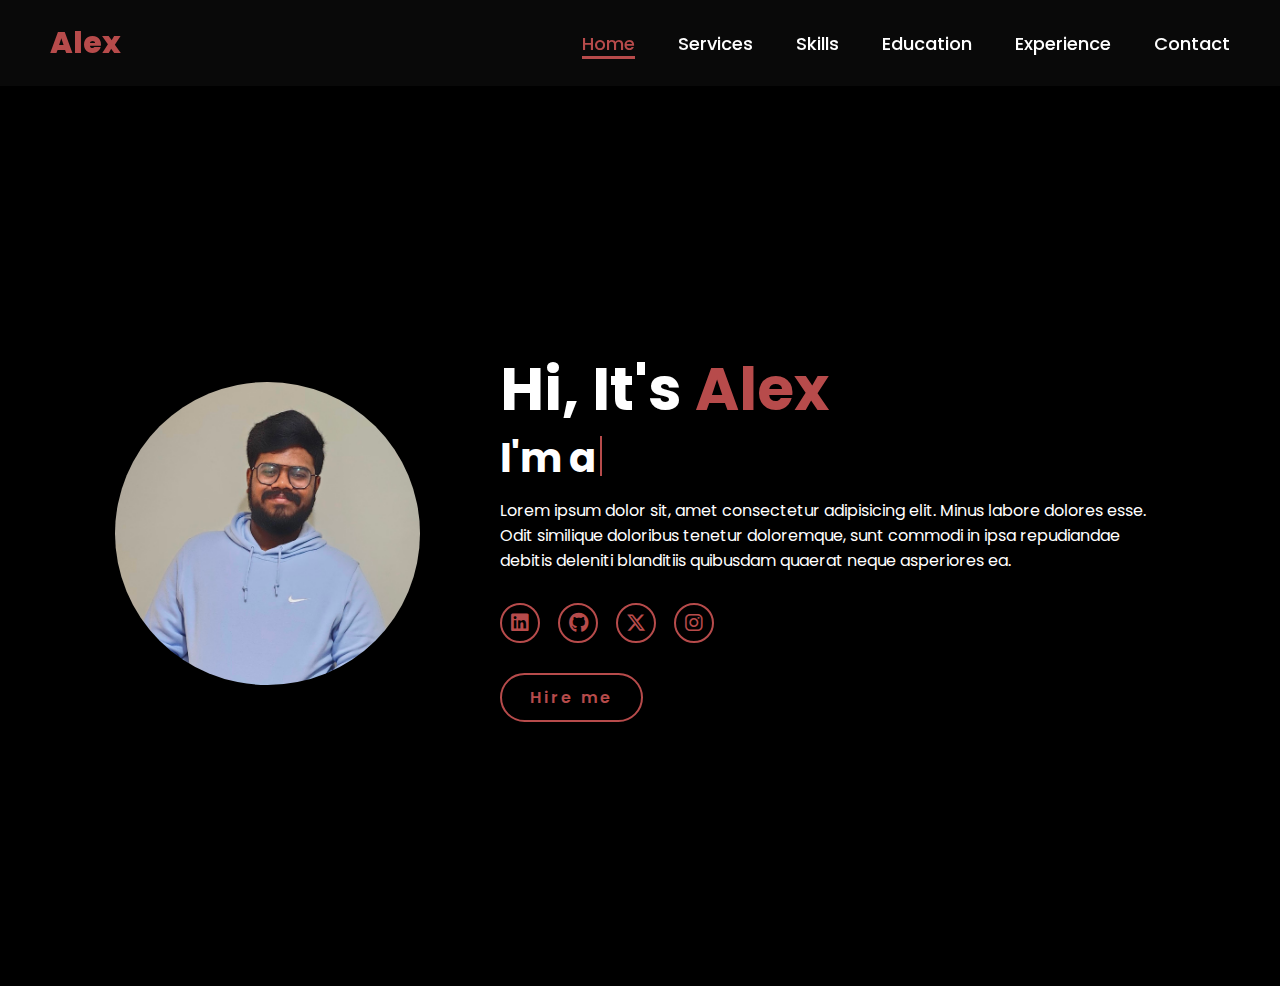
<file: index.html>
<!DOCTYPE html>
<html lang="en">
    
<head>
    <meta charset="UTF-8">
    <meta name="viewport" content="width=device-width, initial-scale=1.0">
    <link rel="stylesheet" href="https://cdnjs.cloudflare.com/ajax/libs/font-awesome/6.5.2/css/all.min.css">
    <link rel="stylesheet" href="style.css">
    <title>Portfolio Website</title>
</head>
<body>
    <header>
        <a href="#" class="logo">Alex</a>

        <nav>
            <a href="#" class="active"> Home</a>
            <a href="#" >Services</a>
            <a href="#" >Skills</a>
            <a href="#" >Education</a>
            <a href="#" >Experience</a>
            <a href="#" >Contact</a>
        </nav>
    </header>
    <section class="home">
        <div class="home-img">
            <img src="main.jpg" alt="">
        </div>
        <div class="home-content">
            <h1>Hi, It's <span>Alex</span></h1>
            <h3 class="typing-text">I'm a <span></span></h3>
            <p>Lorem ipsum dolor sit, amet consectetur adipisicing elit. Minus labore dolores esse. Odit similique doloribus tenetur doloremque, sunt commodi in ipsa repudiandae debitis deleniti blanditiis quibusdam quaerat neque asperiores ea.</p>
            <div class="social-icons">
                <a href="#"><i class="fa-brands fa-linkedin"></i></a>
                <a href="#"><i class="fa-brands fa-github"></i></a>
                <a href="#"><i class="fa-brands fa-x-twitter"></i></a>
                <a href="#"><i class="fa-brands fa-instagram"></i></a>
            </div>
            <a href="#" class="btn">Hire me</a>
        </div>
    </section>
</body>
</html>
</file>
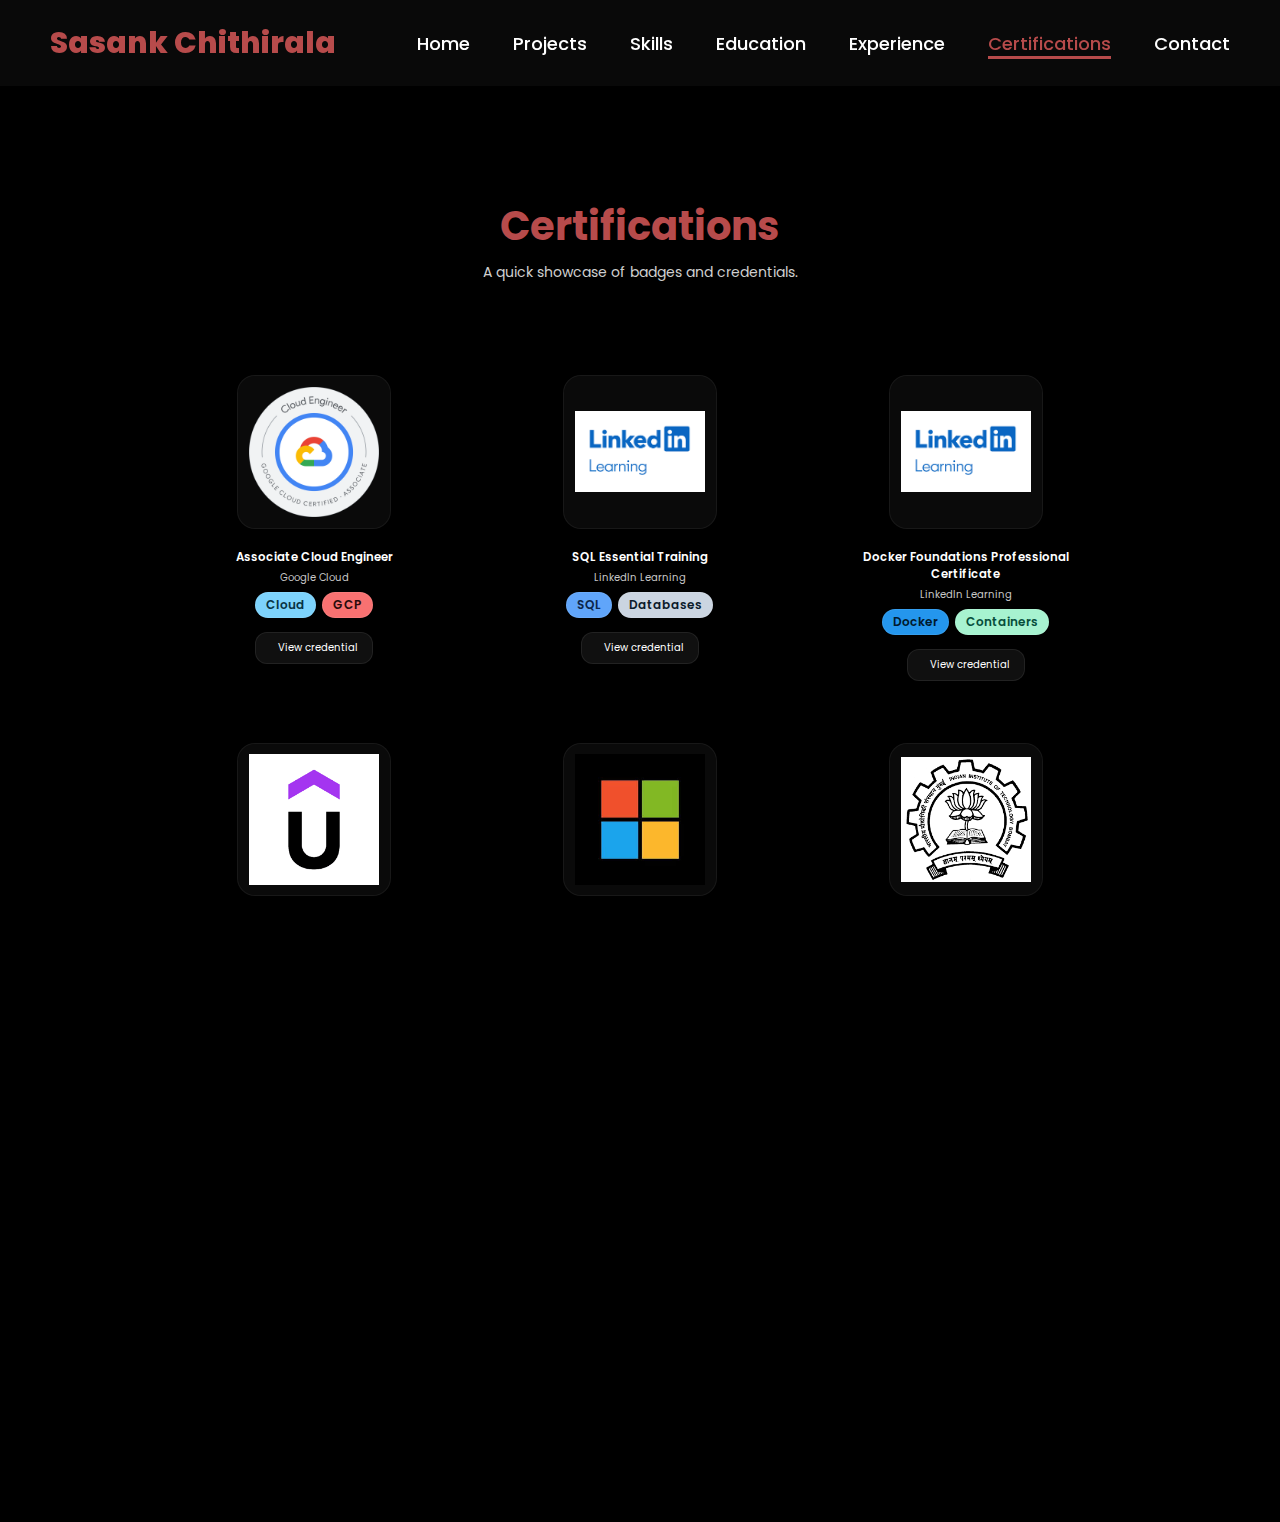
<file: certifications.html>
<!DOCTYPE html>
<html lang="en">
<head>
  <meta charset="UTF-8"/>
  <meta name="viewport" content="width=device-width, initial-scale=1.0"/>
  <title>Certifications - Sasank</title>

  <link rel="stylesheet" href="https://cdnjs.cloudflare.com/ajax/libs/font-awesome/6.5.2/css/all.min.css"/>
  <link rel="stylesheet" href="style.css"/>
</head>
<body>
  <header>
    <a href="index.html" class="logo">Sasank Chithirala</a>
    <nav>
      <a href="index.html">Home</a>
      <a href="projects.html">Projects</a>
      <a href="skills.html">Skills</a>
      <a href="education.html">Education</a>
      <a href="experience.html">Experience</a>
      <a href="certifications.html" class="active">Certifications</a>
      <a href="contact.html">Contact</a>
    </nav>
    <button class="menu-toggle" aria-label="Open menu">&#9776;</button>
  </header>

  <main class="certs-wrap">
    <div class="certs-head">
      <h1>Certifications</h1>
      <p class="certs-sub">A quick showcase of badges and credentials.</p>
    </div>

   <section class="certs-grid">
  <!-- 1) GCP ACE -->
  <article class="cert-card">
    <div class="cert-inner">
      <div class="cert-media">
        <img src="images/gcp-ace-badge.png" alt="Google Cloud Associate Cloud Engineer badge" loading="lazy">
      </div>
      <h3 class="cert-title">Associate Cloud Engineer</h3>
      <div class="cert-issuer">Google Cloud</div>
      <div class="cert-meta">
  <span class="cert-pill pill-cloud">Cloud</span>
  <span class="cert-pill pill-gcp">GCP</span>
</div>

      <a class="cert-cta" href="https://www.credly.com/badges/2bf21bfd-4d78-4d41-ac92-a250286457a6/public_url" target="_blank" rel="noopener">
        <i class="fa-solid fa-shield-check"></i> View credential
      </a>
    </div>
  </article>

  <!-- 2) SQL Essential Training -->
  <article class="cert-card">
    <div class="cert-inner">
      <div class="cert-media">
        <img src="images/linkedin-learning.png" alt="LinkedIn Learning logo" loading="lazy">
      </div>
      <h3 class="cert-title">SQL Essential Training</h3>
      <div class="cert-issuer">LinkedIn Learning</div>
      <div class="cert-meta">
  <span class="cert-pill pill-sql">SQL</span>
  <span class="cert-pill pill-databases">Databases</span>
</div>

      <a class="cert-cta" href="https://www.linkedin.com/learning/certificates/68e2b36f95bdbb0b4195c10f0cc70444d1c8a1f7747812963a39e84c90007a9b" target="_blank" rel="noopener">
        <i class="fa-solid fa-shield-check"></i> View credential
      </a>
    </div>
  </article>

  <!-- 3) Docker Foundations Professional Certificate -->
  <article class="cert-card">
    <div class="cert-inner">
      <div class="cert-media">
        <img src="images/linkedin-learning.png" alt="LinkedIn Learning logo" loading="lazy">
      </div>
      <h3 class="cert-title">Docker Foundations Professional Certificate</h3>
      <div class="cert-issuer">LinkedIn Learning</div>
      <div class="cert-meta">
  <span class="cert-pill pill-docker">Docker</span>
  <span class="cert-pill pill-containers">Containers</span>
</div>

      <a class="cert-cta" href="https://www.linkedin.com/learning/certificates/b5549a37eb51c9c98b1e83da286a040d33fd25838fc87c63fcba262023d38aa2?u=42290089" target="_blank" rel="noopener">
        <i class="fa-solid fa-shield-check"></i> View credential
      </a>
    </div>
  </article>

  <!-- 4) Big Data and Hadoop -->
  <article class="cert-card">
    <div class="cert-inner">
      <div class="cert-media">
        <img src="images/udemy.png" alt="Udemy logo" loading="lazy">
      </div>
      <h3 class="cert-title">Big Data and Hadoop</h3>
      <div class="cert-issuer">Udemy</div>
      <div class="cert-meta">
  <span class="cert-pill pill-bigdata">Big Data</span>
  <span class="cert-pill pill-hadoop">Hadoop</span>
</div>

      <a class="cert-cta" href="https://drive.google.com/file/d/1-1mQ78EFHyV3Hk9xzQVp6MU0Nkyb_osO/view?usp=sharing" target="_blank" rel="noopener">
        <i class="fa-solid fa-shield-check"></i> View credential
      </a>
    </div>
  </article>

  <!-- 5) Career Essentials in Data Analysis -->
  <article class="cert-card">
    <div class="cert-inner">
      <div class="cert-media">
        <img src="images/microsoft.png" alt="Microsoft logo" loading="lazy">
      </div>
      <h3 class="cert-title">Career Essentials in Data Analysis</h3>
      <div class="cert-issuer">Microsoft &amp; LinkedIn</div>
      <div class="cert-meta">
        <div class="cert-meta">
  <span class="cert-pill pill-analytics">Analytics</span>
  <span class="cert-pill pill-excel">Excel</span>
  <span class="cert-pill pill-sql2">Power BI</span>
</div>

      </div>
      <a class="cert-cta" href="https://www.linkedin.com/learning/certificates/958c2d7881b57ec7884fe891501184fdee3130bd0e025b5b9a748fbb093b0011?trk=share_certificate" target="_blank" rel="noopener">
        <i class="fa-solid fa-shield-check"></i> View credential
      </a>
    </div>
  </article>

  <!-- 6) Advanced C++, Java, MySQL -->
  <article class="cert-card">
    <div class="cert-inner">
      <div class="cert-media">
        <img src="images/iit-bombay.png" alt="Spoken Tutorial Project, IIT Bombay logo" loading="lazy">
      </div>
      <h3 class="cert-title">Advanced C++, Java, MySQL</h3>
      <div class="cert-issuer">Spoken Tutorial Project — IIT Bombay</div>
      <div class="cert-meta">
  <span class="cert-pill pill-cpp">C++</span>
  <span class="cert-pill pill-java">Java</span>
  <span class="cert-pill pill-mysql">MySQL</span>
</div>

      <a class="cert-cta" href="https://drive.google.com/drive/folders/1HqCsW9ZtV5wiMPgDBNMuPOdmnFzoK6yY?usp=sharing" target="_blank" rel="noopener">
        <i class="fa-solid fa-shield-check"></i> View credential
      </a>
    </div>
  </article>

  <!-- 7) Building Systems with ChatGPT API -->
  <article class="cert-card">
    <div class="cert-inner">
      <div class="cert-media">
        <img src="images/deeplearning-ai.png" alt="DeepLearning.AI logo" loading="lazy">
      </div>
      <h3 class="cert-title">Building Systems with ChatGPT API</h3>
      <div class="cert-issuer">DeepLearning.AI</div>
      <div class="cert-meta">
  <span class="cert-pill pill-llms">LLMs</span>
  <span class="cert-pill pill-api">API</span>
  <span class="cert-pill pill-chatgpt">ChatGPT</span>
</div>

      <a class="cert-cta" href="https://learn.deeplearning.ai/accomplishments/7033cd75-9ad4-4526-8fdc-93a5474ebeb4?usp=sharing" target="_blank" rel="noopener">
        <i class="fa-solid fa-shield-check"></i> View credential
      </a>
    </div>
  </article>
</section>


  </main>

  <script>
    // Reuse your existing fade + mobile menu behaviors if you like:
    document.body.classList.remove('fade-out');
    document.querySelectorAll('nav a').forEach(link=>{
      link.addEventListener('click', e=>{
        const href = link.getAttribute('href');
        if(href && href !== '#'){
          e.preventDefault();
          document.body.classList.add('fade-out');
          setTimeout(()=>{ location.href = href; }, 300);
        }
      });
    });
    document.querySelector('.menu-toggle')?.addEventListener('click', ()=>{
      document.querySelector('header nav')?.classList.toggle('show');
    });
  </script>
</body>
</html>
</file>
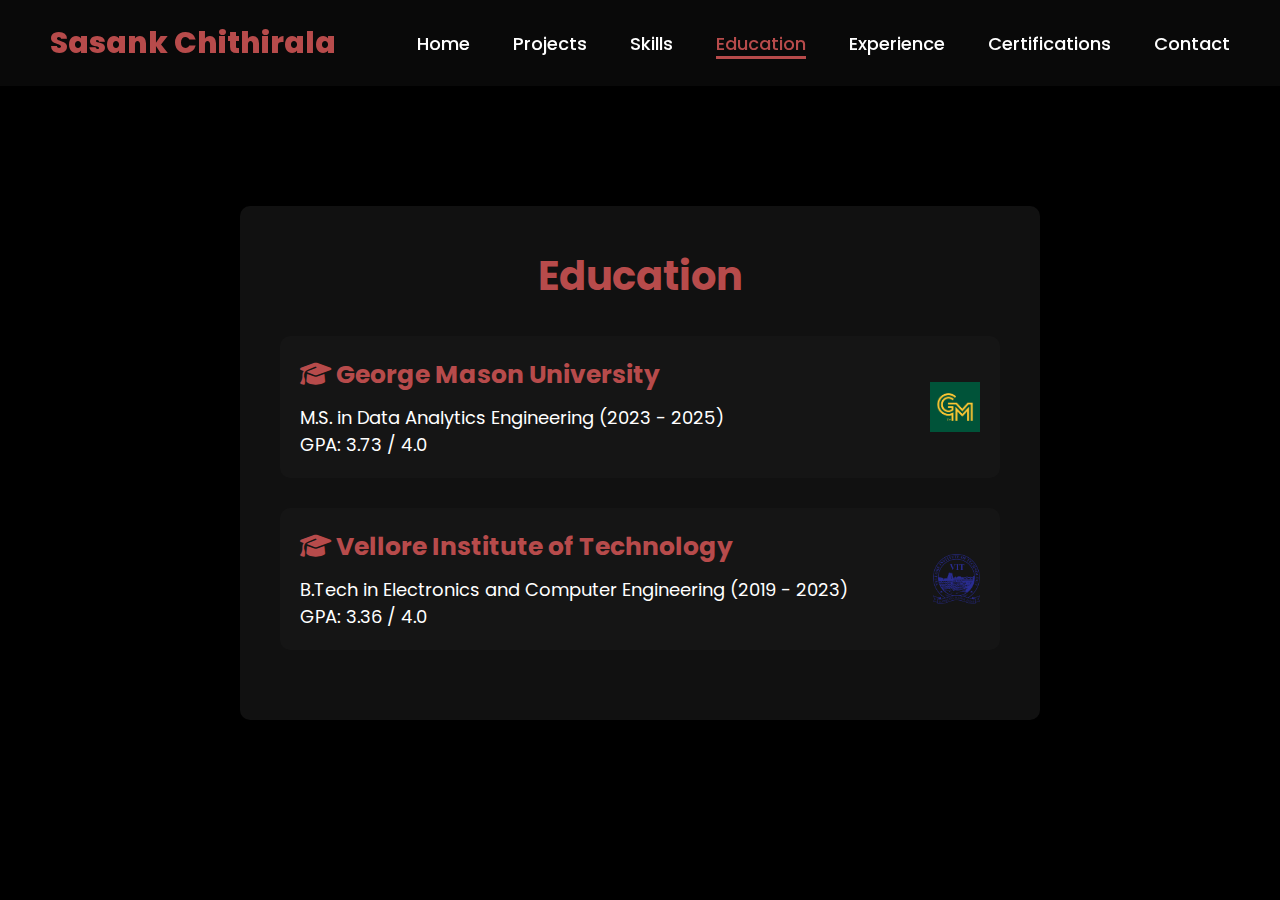
<file: education.html>
<!DOCTYPE html>
<html lang="en">
<head>
  <meta charset="UTF-8" />
  <meta name="view-transition" content="same-origin" />

  <meta name="viewport" content="width=device-width, initial-scale=1.0"/>
  <link rel="stylesheet" href="https://cdnjs.cloudflare.com/ajax/libs/font-awesome/6.5.2/css/all.min.css"/>
  <link rel="stylesheet" href="style.css"/>
  <title>Education - Sasank</title>
  <style>
    .education-container {
      max-width: 800px;
      margin: 120px auto 50px;
      background-color: #111;
      padding: 40px;
      border-radius: 10px;
    }

    .education-container h1 {
      font-size: 4rem;
      color: #b74b4b;
      margin-bottom: 30px;
      text-align: center;
    }

    .edu-item {
      margin-bottom: 30px;
    }

    .edu-item h3 {
      font-size: 2.5rem;
      margin-bottom: 10px;
      color: #b74b4b;
    }

    .edu-item p {
      font-size: 1.8rem;
    }
  </style>
</head>
<body>
    
  <header>
    <a href="index.html" class="logo">Sasank Chithirala</a>
    <nav>
      <a href="index.html">Home</a>
      <a href="projects.html">Projects</a>
      <a href="skills.html">Skills</a>
      <a href="education.html" class="active">Education</a>
      <a href="experience.html">Experience</a>
      <a href = "certifications.html">Certifications</a>
      <a href="contact.html">Contact</a>
    </nav>
    <button class="menu-toggle">&#9776;</button> 
  </header>

  <div class="education-container">
    <h1>Education</h1>
    <div class="edu-item">
  <div class="edu-details">
    <h3><i class="fa-solid fa-graduation-cap"></i> George Mason University</h3>
    <p>M.S. in Data Analytics Engineering (2023 - 2025)</p>
    <p>GPA: 3.73 / 4.0</p>
  </div>
  <img src="logos/gmu_logo.png" alt="George Mason University Logo" class="edu-logo">
</div>

<div class="edu-item">
  <div class="edu-details">
    <h3><i class="fa-solid fa-graduation-cap"></i> Vellore Institute of Technology</h3>
    <p>B.Tech in Electronics and Computer Engineering (2019 - 2023)</p>
    <p>GPA: 3.36 / 4.0</p>
  </div>
  <img src="logos/vit_logo.png" alt="VIT Logo" class="edu-logo">
</div>
   <script>
    // Remove fade-out on page load
    document.body.classList.remove('fade-out');

    // Add fade-out when clicking any nav link
    document.querySelectorAll('nav a').forEach(link => {
      link.addEventListener('click', function(e) {
        const href = this.getAttribute('href');
        if (href && href !== '#') {
          e.preventDefault();
          document.body.classList.add('fade-out');
          setTimeout(() => {
            window.location.href = href;
          }, 500); // Duration matches CSS transition
        }
      });
    });
  </script>
  <script>
  const toggle = document.querySelector('.menu-toggle');
  const nav = document.querySelector('header nav');

  toggle.addEventListener('click', () => {
    nav.classList.toggle('show');
  });
</script>
<script src="transitions.js"></script>
</body>
</html>
</file>
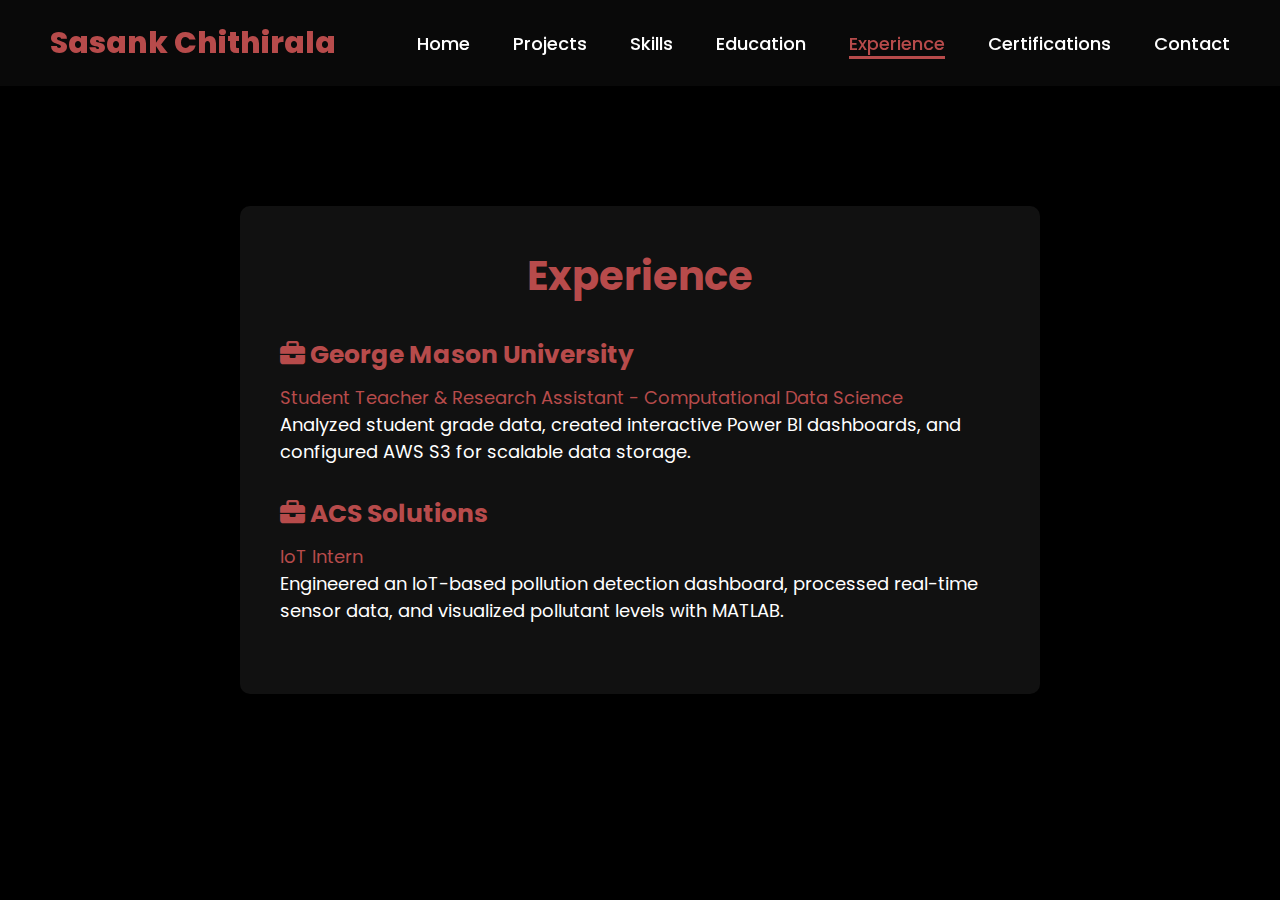
<file: experience.html>
<!DOCTYPE html>
<html lang="en">
<head>
  <meta charset="UTF-8" />
  <meta name="viewport" content="width=device-width, initial-scale=1.0"/>
  <link rel="stylesheet" href="https://cdnjs.cloudflare.com/ajax/libs/font-awesome/6.5.2/css/all.min.css"/>
  <link rel="stylesheet" href="style.css"/>
  <title>Experience - Sasank</title>
  <style>
    .experience-container {
      max-width: 800px;
      margin: 120px auto 50px;
      background-color: #111;
      padding: 40px;
      border-radius: 10px;
    }

    .experience-container h1 {
      font-size: 4rem;
      color: #b74b4b;
      margin-bottom: 30px;
      text-align: center;
    }

    .exp-item {
      margin-bottom: 30px;
    }

    .exp-item h3 {
      font-size: 2.5rem;
      margin-bottom: 10px;
      color: #b74b4b;
    }

    .exp-item p {
      font-size: 1.8rem;
    }
  </style>
</head>
<body>
    
  <header>
    <a href="index.html" class="logo">Sasank Chithirala</a>
    <nav>
      <a href="index.html">Home</a>
      <a href="projects.html">Projects</a>
      <a href="skills.html">Skills</a>
      <a href="education.html">Education</a>
      <a href="experience.html" class="active">Experience</a>
      <a href = "certifications.html">Certifications</a>
      <a href="contact.html">Contact</a>
    </nav>
    <button class="menu-toggle">&#9776;</button> 
  </header>

  <div class="experience-container">
    <h1>Experience</h1>
    <div class="exp-item">
      <h3><i class="fa-solid fa-briefcase"></i> George Mason University</h3>
      <p style="color:#b74b4b;">Student Teacher & Research Assistant - Computational Data Science</p>
      <p>Analyzed student grade data, created interactive Power BI dashboards, and configured AWS S3 for scalable data storage.</p>
    </div>
    <div class="exp-item">
      <h3><i class="fa-solid fa-briefcase"></i> ACS Solutions</h3>
      <p style="color:#b74b4b;">IoT Intern</p>
      <p>Engineered an IoT-based pollution detection dashboard, processed real-time sensor data, and visualized pollutant levels with MATLAB.</p>
    </div>
  </div>
 <script>
    // Remove fade-out on page load
    document.body.classList.remove('fade-out');

    // Add fade-out when clicking any nav link
    document.querySelectorAll('nav a').forEach(link => {
      link.addEventListener('click', function(e) {
        const href = this.getAttribute('href');
        if (href && href !== '#') {
          e.preventDefault();
          document.body.classList.add('fade-out');
          setTimeout(() => {
            window.location.href = href;
          }, 500); // Duration matches CSS transition
        }
      });
    });
  </script>
  <script>
  const toggle = document.querySelector('.menu-toggle');
  const nav = document.querySelector('header nav');

  toggle.addEventListener('click', () => {
    nav.classList.toggle('show');
  });
</script>

</body>
</html>
</file>
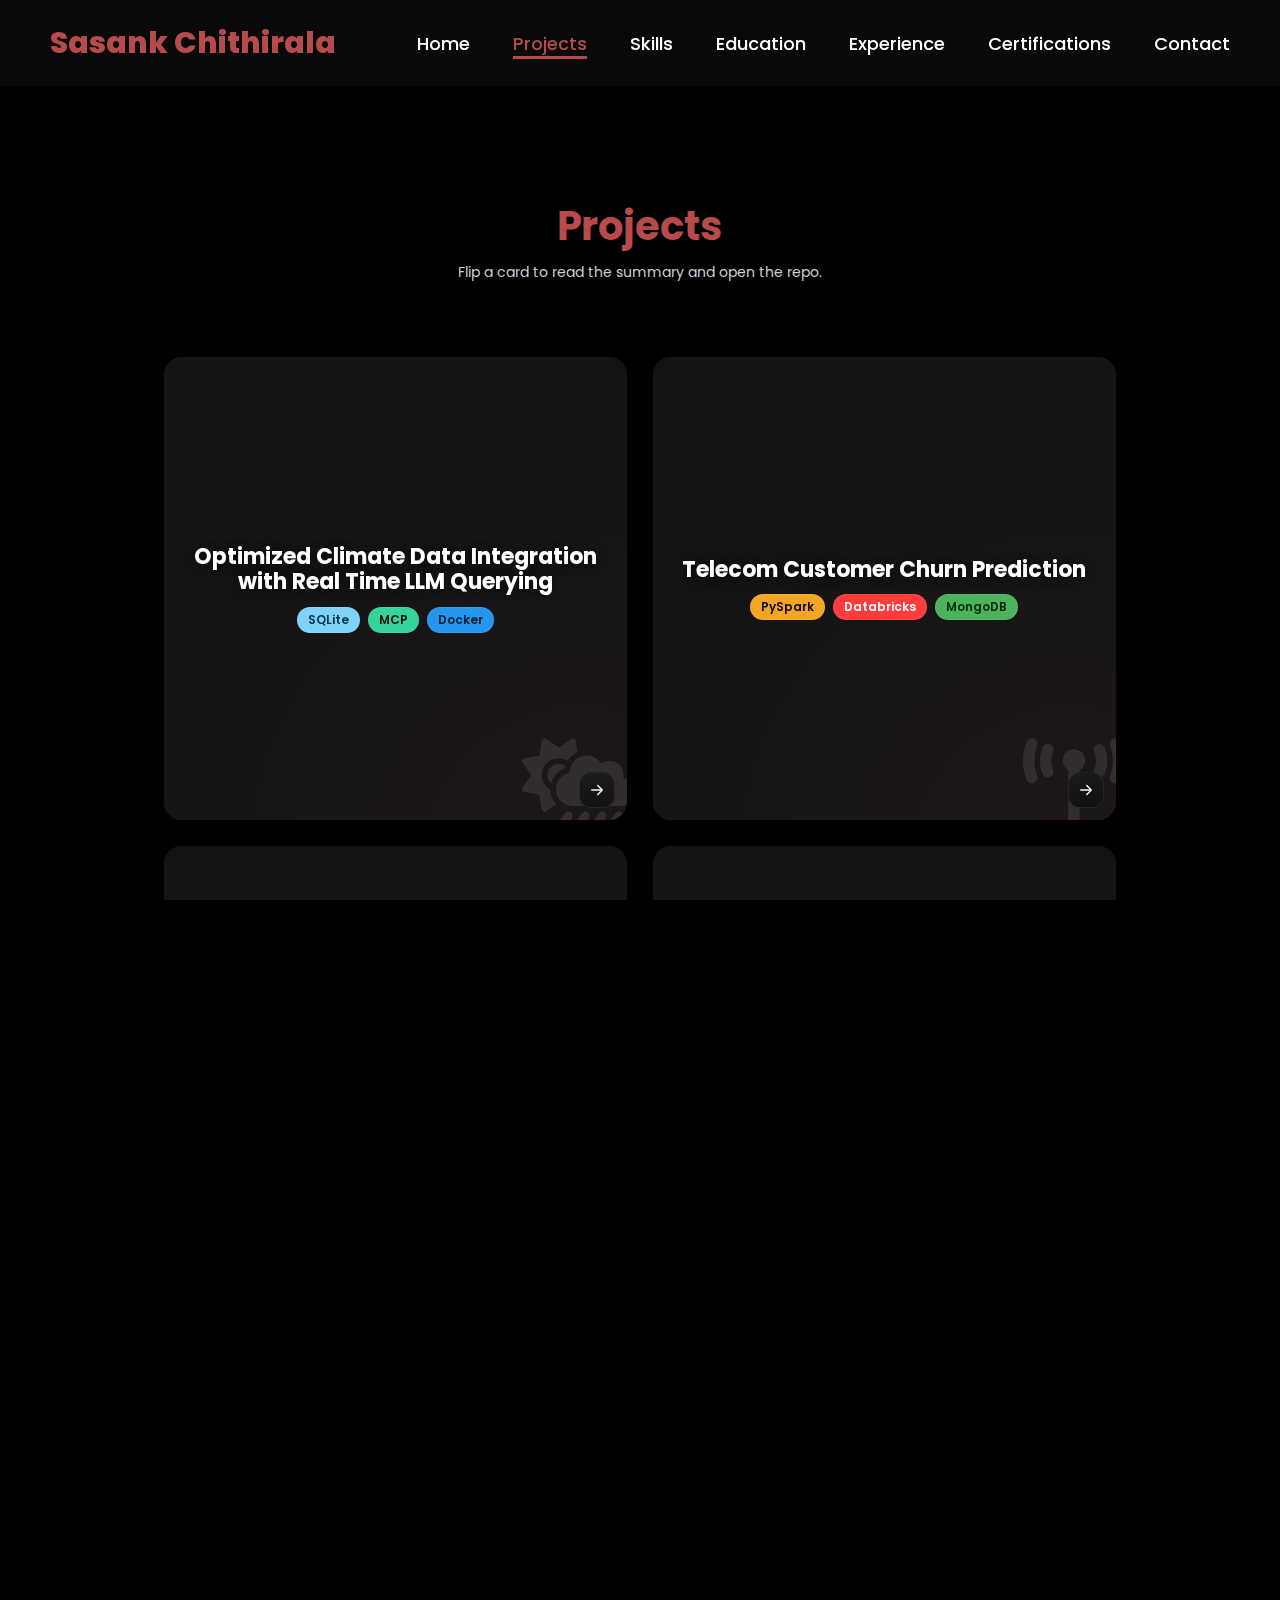
<file: projects.html>
<!DOCTYPE html>
<html lang="en">
<head>
  <meta charset="UTF-8"/>
  <meta name="view-transition" content="same-origin" />

  <meta name="viewport" content="width=device-width, initial-scale=1.0"/>
  <title>Projects - Sasank</title>

  <!-- Icons -->
  <link rel="stylesheet" href="https://cdnjs.cloudflare.com/ajax/libs/font-awesome/6.5.2/css/all.min.css"/>
  <!-- Your site CSS -->
  <link rel="stylesheet" href="style.css"/>
</head>
<body>
  <header>
    <a href="index.html" class="logo">Sasank Chithirala</a>
    <nav>
      <a href="index.html">Home</a>
      <a href="projects.html" class="active">Projects</a>
      <a href="skills.html">Skills</a>
      <a href="education.html">Education</a>
      <a href="experience.html">Experience</a>
      <a href = "certifications.html">Certifications</a>
      <a href="contact.html">Contact</a>
    </nav>
    <button class="menu-toggle" aria-label="Open menu">&#9776;</button>
  </header>

  <main class="projects-wrap">
    <div class="projects-head">
      <h1>Projects</h1>
      <p class="projects-sub">Flip a card to read the summary and open the repo.</p>
    </div>

   <section class="grid">
  <!-- Card 1 -->
  <article class="proj-card" tabindex="0"
    data-gh="https://github.com/sasank484/Optimized-Climate-Data-Integration-with-Real-Time-LLM-Querying">
    <div class="card-inner">
      <div class="face front">
        <i class="fa-solid fa-cloud-sun-rain cover-icon" aria-hidden="true"></i>
        <h3 class="proj-title">Optimized Climate Data Integration with Real Time LLM Querying</h3>
        <div class="taglist">
          <span class="tag sqlite">SQLite</span>
          <span class="tag mcp">MCP</span>
          <span class="tag docker">Docker</span>
        </div>
<div class="flip-corner" aria-hidden="true">
  <!-- right arrow -->
  <svg viewBox="0 0 24 24" width="18" height="18" fill="none" aria-hidden="true">
    <path d="M5 12h12" stroke="#fff" stroke-width="2" stroke-linecap="round" stroke-linejoin="round"/>
    <path d="M13 6l6 6-6 6" stroke="#fff" stroke-width="2" stroke-linecap="round" stroke-linejoin="round"/>
  </svg>
</div>      </div>
      <div class="face back">
        <h4>Overview</h4>
        <p>Reprocessed planet-scale climate data (ERA5, EDGAR, NOAA, Carnegie) with rigorous wrangling, normalization, and feature engineering—scaling across SQLite + HPC. Built custom MCP servers wired to Anthropic LLMs for context-aware REST querying via prompt-engineered workflows. Shipped a Dockerized MLOps pipeline enabling modular data ops and secure, low-latency SQL for real-time climate intelligence.</p>

        <div class="meta">
          <a class="gh-link" href="https://github.com/sasank484/Optimized-Climate-Data-Integration-with-Real-Time-LLM-Querying" target="_blank" rel="noopener">
            <i class="fa-brands fa-github"></i> View Repo
          </a>
        </div>
<div class="flip-corner" aria-hidden="true">
  <!-- right arrow -->
  <svg viewBox="0 0 24 24" width="18" height="18" fill="none" aria-hidden="true">
    <path d="M5 12h12" stroke="#fff" stroke-width="2" stroke-linecap="round" stroke-linejoin="round"/>
    <path d="M13 6l6 6-6 6" stroke="#fff" stroke-width="2" stroke-linecap="round" stroke-linejoin="round"/>
  </svg>
</div>      </div>
    </div>
  </article>

  <!-- Card 2 -->
  <article class="proj-card" tabindex="0"
    data-gh="https://github.com/sasank484/CUSTOMER-CHURN-PREDICTION-IN-TELECOM-INDUSTRY">
    <div class="card-inner">
      <div class="face front">
        <i class="fa-solid fa-tower-broadcast cover-icon" aria-hidden="true"></i>
        <h3 class="proj-title">Telecom Customer Churn Prediction</h3>
        <div class="taglist">
          <span class="tag pyspark">PySpark</span>
          <span class="tag databricks">Databricks</span>
          <span class="tag mongo">MongoDB</span>
        </div>
<div class="flip-corner" aria-hidden="true">
  <!-- right arrow -->
  <svg viewBox="0 0 24 24" width="18" height="18" fill="none" aria-hidden="true">
    <path d="M5 12h12" stroke="#fff" stroke-width="2" stroke-linecap="round" stroke-linejoin="round"/>
    <path d="M13 6l6 6-6 6" stroke="#fff" stroke-width="2" stroke-linecap="round" stroke-linejoin="round"/>
  </svg>
</div>      </div>
     <div class="face back">
  <h4>Overview</h4>
  <p>Built a Docker-backed MongoDB → Databricks/PySpark pipeline and unified usage/billing data with robust feature engineering. Trained and tuned Gradient Boosting (≈80% accuracy) to rank at-risk segments, surfacing churn drivers and prioritizing targeted retention actions.</p>

  <!-- ✅ wrap the repo link exactly like the other cards -->
  <div class="meta">
    <a class="gh-link" href="https://github.com/sasank484/CUSTOMER-CHURN-PREDICTION-IN-TELECOM-INDUSTRY" target="_blank" rel="noopener">
      <i class="fa-brands fa-github"></i> View Repo
    </a>
  </div>

  <!-- keep the flip hint on the back, inside the back face -->
  <div class="flip-corner" aria-hidden="true">
    <svg viewBox="0 0 24 24" width="18" height="18" fill="none" aria-hidden="true">
      <path d="M5 12h12" stroke="#fff" stroke-width="2" stroke-linecap="round" stroke-linejoin="round"/>
      <path d="M13 6l6 6-6 6" stroke="#fff" stroke-width="2" stroke-linecap="round" stroke-linejoin="round"/>
    </svg>
  </div>
</div>
    </div>
  </article>

  <!-- Card 3 -->
    <article class="proj-card" tabindex="0"
  data-gh="https://github.com/sasank484/social-sentiment-pipeline">
  <div class="card-inner">
    <div class="face front">
      <i class="fa-brands fa-youtube cover-icon" aria-hidden="true"></i>
      <h3 class="proj-title">YouTube Social Sentiment Pipeline</h3>
      <div class="taglist">
        <span class="tag cpp">C++</span>
        <span class="tag etl">ETL</span>
        <span class="tag yt">YouTube API</span>
        <span class="tag py">Python</span>
        <span class="tag nlp">Sentiment (VADER)</span>
        <span class="tag bi">Power BI</span>
      </div>
      <div class="flip-corner" aria-hidden="true">
        <!-- right arrow -->
        <svg viewBox="0 0 24 24" width="18" height="18" fill="none" aria-hidden="true">
          <path d="M5 12h12" stroke="#fff" stroke-width="2" stroke-linecap="round" stroke-linejoin="round"/>
          <path d="M13 6l6 6-6 6" stroke="#fff" stroke-width="2" stroke-linecap="round" stroke-linejoin="round"/>
        </svg>
      </div>
    </div>

    <div class="face back">
      <h4>Overview</h4>
      <p>
        End-to-end pipeline that ingests YouTube comments with a C++ CLI (libcurl + nlohmann/json + spdlog),
        writes NDJSON, transforms & scores sentiment in Python (pandas + VADER), and visualizes KPIs in Power BI.
        Collected 2,222 comments over 150 days; ~42% positive, 30% negative, 28% neutral. Includes batch runner
        <code>run_verizon.sh</code> and curated CSV/Parquet outputs.
      </p>

      <div class="meta">
        <a class="gh-link" href="https://github.com/sasank484/social-sentiment-pipeline" target="_blank" rel="noopener">
          <i class="fa-brands fa-github"></i> View Repo
        </a>
      </div>

      <!-- keep the flip hint on the back too -->
      <div class="flip-corner" aria-hidden="true">
        <!-- right arrow -->
        <svg viewBox="0 0 24 24" width="18" height="18" fill="none" aria-hidden="true">
          <path d="M5 12h12" stroke="#fff" stroke-width="2" stroke-linecap="round" stroke-linejoin="round"/>
          <path d="M13 6l6 6-6 6" stroke="#fff" stroke-width="2" stroke-linecap="round" stroke-linejoin="round"/>
        </svg>
      </div>
    </div>
  </div>
</article>

  <!-- Card 4 -->
  <article class="proj-card" tabindex="0"
    data-gh="https://github.com/sasank484/Analysis-on-pandemic-s-impact-on-healthcare-system-and-happiness-index-using-Machine-algorithms">
    <div class="card-inner">
      <div class="face front">
        <i class="fa-solid fa-notes-medical cover-icon" aria-hidden="true"></i>
        <h3 class="proj-title">Pandemic Impact on Healthcare & Happiness</h3>
        <div class="taglist">
          <span class="tag ml">ML</span>
          <span class="tag ensembles">Ensemble learning</span>
          <span class="tag jhu">JHU COVID Data</span>
          <span class="tag happy">World Happiness Index</span>
        </div>
        <div class="flip-corner" aria-hidden="true">
  <!-- right arrow -->
  <svg viewBox="0 0 24 24" width="18" height="18" fill="none" aria-hidden="true">
    <path d="M5 12h12" stroke="#fff" stroke-width="2" stroke-linecap="round" stroke-linejoin="round"/>
    <path d="M13 6l6 6-6 6" stroke="#fff" stroke-width="2" stroke-linecap="round" stroke-linejoin="round"/>
  </svg>
</div>
      </div>
      <div class="face back">
        <h4>Overview</h4>
        <p>Combined World Happiness, JHU COVID, and vaccination datasets; cleaned, normalized, and engineered features to model well-being vs. health outcomes. Benchmarked Random Forest/Decision Tree/Naive Bayes models—ensembles performed best (~92.5% accuracy) and revealed key non-linear relationships.</p>

        <div class="meta">
          <a class="gh-link" href="https://github.com/sasank484/Analysis-on-pandemic-s-impact-on-healthcare-system-and-happiness-index-using-Machine-algorithms" target="_blank" rel="noopener">
            <i class="fa-brands fa-github"></i> View Repo
          </a>
        </div>
        <!-- keep the flip hint when on the back too -->
        <div class="flip-corner" aria-hidden="true">
  <!-- right arrow -->
  <svg viewBox="0 0 24 24" width="18" height="18" fill="none" aria-hidden="true">
    <path d="M5 12h12" stroke="#fff" stroke-width="2" stroke-linecap="round" stroke-linejoin="round"/>
    <path d="M13 6l6 6-6 6" stroke="#fff" stroke-width="2" stroke-linecap="round" stroke-linejoin="round"/>
  </svg>
</div>
      </div>
    </div>
  </article>
  <!-- Card 5 -->
<article class="proj-card" tabindex="0"
    data-gh="https://github.com/sasank484/Target-market-analysis-and-strategic-recommendations">
    <div class="card-inner">
      <div class="face front">
        <i class="fa-solid fa-store cover-icon" aria-hidden="true"></i>
        <h3 class="proj-title">Target Retail Market Analysis</h3>
        <div class="taglist">
          <span class="tag survey">Qualtrics</span>
          <span class="tag tableau">Tableau</span>
          <span class="tag strategy">Dashboards</span>
        </div>
<div class="flip-corner" aria-hidden="true">
  <!-- right arrow -->
  <svg viewBox="0 0 24 24" width="18" height="18" fill="none" aria-hidden="true">
    <path d="M5 12h12" stroke="#fff" stroke-width="2" stroke-linecap="round" stroke-linejoin="round"/>
    <path d="M13 6l6 6-6 6" stroke="#fff" stroke-width="2" stroke-linecap="round" stroke-linejoin="round"/>
  </svg>
</div>      </div>
      <div class="face back">
        <h4>Overview</h4>
        <p>Combined a Qualtrics survey (n=101) with demand signals and delivered Tableau dashboards highlighting price perception, UX friction, and assortment gaps. Shipped clear recommendations across pricing, owned brands, and omnichannel UX with testable actions for measurable lift.</p>

        <div class="meta">
          <a class="gh-link" href="https://github.com/sasank484/Target-market-analysis-and-strategic-recommendations" target="_blank" rel="noopener">
            <i class="fa-brands fa-github"></i> View Repo
          </a>
        </div>
<div class="flip-corner" aria-hidden="true">
  <!-- right arrow -->
  <svg viewBox="0 0 24 24" width="18" height="18" fill="none" aria-hidden="true">
    <path d="M5 12h12" stroke="#fff" stroke-width="2" stroke-linecap="round" stroke-linejoin="round"/>
    <path d="M13 6l6 6-6 6" stroke="#fff" stroke-width="2" stroke-linecap="round" stroke-linejoin="round"/>
  </svg>
</div>      </div>
    </div>
  </article>

  <!-- Card 6 -->
  <article class="proj-card" tabindex="0" data-gh="https://github.com/sasank484/GDP-and-Productivity-of-Indian-Cities">
    <div class="card-inner">
      <div class="face front">
        <i class="fa-solid fa-city cover-icon" aria-hidden="true"></i>
        <h3 class="proj-title">Indian City GDP Growth Analysis</h3>
        <div class="taglist">
          <span class="tag rapidminer">RapidMiner</span>
          <span class="tag linreg">Linear Regression</span>
          <span class="tag dtree">Decision Tree</span>
          <span class="tag kmeans">K-Means</span>
        </div>
        <div class="flip-corner" aria-hidden="true">
          <svg viewBox="0 0 24 24" width="18" height="18" fill="none" aria-hidden="true">
            <path d="M5 12h12" stroke="#fff" stroke-width="2" stroke-linecap="round" stroke-linejoin="round"/>
            <path d="M13 6l6 6-6 6" stroke="#fff" stroke-width="2" stroke-linecap="round" stroke-linejoin="round"/>
          </svg>
        </div>
      </div>
      <div class="face back">
        <h4>Overview</h4>
        <p>Examines which sectors and macro-factors most influence GDP growth across Indian cities using RapidMiner workflows. Quantifies sectoral contributions (SME, Tourism, ICT) via Linear Regression, identifies key drivers (R&D expenditure, unemployment) with a Decision Tree, segments cities by economic profile using K-Means clustering, and tracks R&D intensity and unemployment trends from 2019–2024. Tourism employment shows a positive association with GDP growth; cities investing &gt;2.5% of GDP in R&D and maintaining low unemployment consistently outperform.</p>
        <div class="meta">
          <a class="gh-link" href="https://github.com/sasank484/GDP-and-Productivity-of-Indian-Cities" target="_blank" rel="noopener">
            <i class="fa-brands fa-github"></i> View Repo
          </a>
        </div>
        <div class="flip-corner" aria-hidden="true">
          <svg viewBox="0 0 24 24" width="18" height="18" fill="none" aria-hidden="true">
            <path d="M5 12h12" stroke="#fff" stroke-width="2" stroke-linecap="round" stroke-linejoin="round"/>
            <path d="M13 6l6 6-6 6" stroke="#fff" stroke-width="2" stroke-linecap="round" stroke-linejoin="round"/>
          </svg>
        </div>
      </div>
    </div>
  </article>

</section>

  </main>

  

<script>
  // page fade transition
  document.body.classList.remove('fade-out');
  document.querySelectorAll('nav a').forEach(link=>{
    link.addEventListener('click', e=>{
      const href = link.getAttribute('href');
      if(href && href !== '#'){
        e.preventDefault();
        document.body.classList.add('fade-out');
        setTimeout(()=>{ location.href = href; }, 300);
      }
    });
  });



  // NEW: flip logic toggles 'show-back' (not 'flipped')
  document.querySelectorAll('.proj-card').forEach(card=>{
    const toggleFlip = () => card.classList.toggle('show-back');
    card.addEventListener('click', e=>{
      if (e.target.closest('a')) return; // let links work
      toggleFlip();
    });
    card.addEventListener('keydown', e=>{
      if (e.key === 'Enter' || e.key === ' ') { e.preventDefault(); toggleFlip(); }
    });
  });
</script>
<script src="transitions.js"></script>
<!-- Put this just above </body> (and remove your old toggle code) -->
<script>
(() => {
  const nav = document.querySelector('header nav');
  const toggle = document.querySelector('.menu-toggle');
  if (!nav || !toggle || toggle.dataset.bound) return;  // prevent double-binding
  toggle.dataset.bound = '1';

  const open  = () => {
    nav.classList.add('show');
    document.body.classList.add('no-scroll');
    toggle.setAttribute('aria-expanded', 'true');
  };
  const close = () => {
    nav.classList.remove('show');
    document.body.classList.remove('no-scroll');
    toggle.setAttribute('aria-expanded', 'false');
  };

  toggle.addEventListener('click', () =>
    nav.classList.contains('show') ? close() : open()
  );

  nav.querySelectorAll('a').forEach(a => a.addEventListener('click', close));
})();
</script>

 <footer>
    © 2025 Sasank Chithirala | Powered by HTML, CSS & JavaScript 
  </footer>
</body>
</html>
</file>
<file: style.css>
@import url('https://fonts.googleapis.com/css2?family=Poppins:wght@100;200;300;400;500;600&display=swap');

*{
  margin:0; padding:0; box-sizing:border-box;
  text-decoration:none; border:none; outline:none;
  font-family:'Poppins',sans-serif;
}
html{ font-size:62.5%; }

body{
  width:100%; height:100vh; overflow-x:hidden;
  background:black; color:white; transition:opacity .5s ease-in-out;
}
body.fade-out{ opacity:0; }
/* === Cross-page View Transitions (smooth & clean) === */
:root { view-transition-name: root; }

/* Default animation for the old and new page snapshots */
::view-transition-old(root),
::view-transition-new(root) {
  animation-duration: 320ms;
  animation-timing-function: cubic-bezier(.2,.7,.2,1);
}

/* Old page fades/slides up a touch */
@keyframes vt-fade-out {
  from { opacity: 1; transform: translateY(0); }
  to   { opacity: 0; transform: translateY(-6px); }
}
::view-transition-old(root) { animation-name: vt-fade-out; }

/* New page fades/slides in */
@keyframes vt-fade-in {
  from { opacity: 0; transform: translateY(6px); }
  to   { opacity: 1; transform: translateY(0); }
}
::view-transition-new(root) { animation-name: vt-fade-in; }

/* Respect user preference */
@media (prefers-reduced-motion: reduce) {
  ::view-transition-old(root),
  ::view-transition-new(root) { animation-duration: 1ms !important; }
}

/* --- Fallback fade (you already have this; keep it) --- */
/* body { transition: opacity 0.5s ease-in-out; }
   body.fade-out { opacity: 0; } */

/* ===== Header / Nav ===== */
header{
  position:sticky; top:0; width:100%;
  background:rgba(17,17,17,.5);
  backdrop-filter:blur(12px); -webkit-backdrop-filter:blur(12px);
  z-index:999; padding:20px 50px;
  display:flex; justify-content:space-between; align-items:center;
}
.logo{ font-size:3rem; color:#b74b4b; font-weight:800; cursor:pointer; transition:.5s ease; }
.logo:hover{ transform:scale(1.1); }

nav a{
  font-size:1.8rem; color:#fff; margin-left:4rem; font-weight:500;
  transition:.3s ease; border-bottom:3px solid transparent;
}
nav a:hover, nav a.active{ color:#b74b4b; border-bottom:3px solid #b74b4b; }

.menu-toggle{ display:none; }

@media (max-width:768px), (pointer:coarse){
  header{ position:relative; }
  nav{
    position:absolute; top:100%; right:0; width:200px;
    background:rgba(17,17,17,.95);
    backdrop-filter:blur(12px); -webkit-backdrop-filter:blur(12px);
    flex-direction:column; align-items:flex-start; display:none;
    gap:20px; padding:20px; border-radius:5px;
    border-left:3px solid #b74b4b; border-bottom:3px solid #b74b4b;
  }
  nav.show{ display:flex; }
  nav a{ font-size:2rem; margin:1rem 0; }
  nav a:hover, nav a.active{ padding:1rem; border-radius:.5rem; border-bottom:.5rem solid #b74b4b; }
  .menu-toggle{ display:block; font-size:30px; background:none; border:none; color:#b74b4b; cursor:pointer; }
}

/* ===== General sections ===== */
section{ min-height:100vh; padding:5rem 9% 5rem; }

.home{ display:flex; justify-content:center; align-items:center; gap:8rem; background:black; }
.home .home-content h1{ font-size:6rem; font-weight:700; line-height:1.3; }
span{ color:#b74b4b; }
.home-content h3{ font-size:4rem; margin-bottom:1rem; font-weight:700; }
.home-content p{ font-size:1.6rem; }

.home-img{ border-radius:50%; }
.home-img img{
  position:relative; width:64vw; border-radius:50%;
  box-shadow:0 0 25px solid #b74b4b; cursor:pointer; transition:.2s linear;
}
.home-img img:hover{ font-size:1.8rem; font-weight:500; }

.social-icons a{
  display:inline-flex; justify-content:center; align-items:center;
  width:4rem; height:4rem; background:transparent; border:.2rem solid #b74b4b;
  font-size:2rem; border-radius:50%; margin:3rem 1.5rem 3rem 0; transition:.3s ease; color:#b74b4b;
}
.social-icons a:hover{ color:black; transform:scale(1.3) translateY(-5px); background:#b74b4b; box-shadow:0 0 25px #b74b4b; }

.btn{
  display:inline-block; padding:1rem 2.8rem; background:black; border-radius:4rem;
  font-size:1.6rem; color:#b74b4b; letter-spacing:.3rem; font-weight:600; border:2px solid #b74b4b; transition:.3s ease; cursor:pointer;
}
.btn:hover{ transform:scale3d(1.03); background:#b74b4b; color:black; box-shadow:0 0 25px #b74b4b; }

.typing-text{ font-size:34px; font-weight:600; min-width:280px; }
.typing-text span{ position:relative; }
/* container can stay as you had it */
.typing-text { display:inline-flex; align-items:baseline; }

/* caret only (replaces your old ::after) */
.typing-text span {
  position: relative;
  white-space: nowrap;
}
.typing-text span::after {
  content: "";
  width: 2px;
  height: 1em;
  background: #b74b4b;
  display: inline-block;
  margin-left: 4px;
  animation: blink 1s steps(1) infinite;
  vertical-align: -0.1em;
}
@keyframes blink { 50% { opacity: 0; } }

@media (max-width:1000px){ .home{ gap:4rem; } }
@media (max-width:995px){
  .home{ flex-direction:column; margin:5rem 4rem; }
  .home .home-content h3{ font-size:2.5rem; }
  .home-content h1{ font-size:5rem; }
  .home-img img{ width:70vw; margin-top:4rem; }
}

/* ===== Education cards ===== */
.edu-item{
  display:flex; align-items:center; justify-content:space-between; gap:20px;
  margin-bottom:30px; background:rgba(255,255,255,.02); padding:20px; border-radius:10px; min-height:70px;
}
.edu-details{ flex:1; }
.edu-logo{ max-height:50px; width:auto; object-fit:contain; }

/* ================================================================== */
/* ===================== Projects page =============================== */
/* ================================================================== */

.projects-wrap{ max-width:1200px; margin:110px auto 60px; padding:0 20px; }
.projects-head{ text-align:center; margin-bottom:24px; }
.projects-head h1{ font-size:clamp(2.4rem, 2rem + 2vw, 4rem); color:#b74b4b; margin-bottom:6px; }
.projects-sub{ color:#cfcfcf; font-size:1.4rem; }

.grid{ display:grid; grid-template-columns:repeat(2, minmax(0,1fr)); gap:26px; }
@media (max-width:900px){ .grid{ grid-template-columns:1fr; } }

.proj-card{ position:relative; aspect-ratio:1/1; border-radius:18px; }
.card-inner{
  position:relative; width:100%; height:100%;
  border-radius:18px; overflow:hidden;
  background:linear-gradient(180deg,#121212,#0d0d0d);
  box-shadow:0 10px 24px rgba(0,0,0,.45), inset 0 0 0 1px rgba(255,255,255,.05);
}

.face{
  position:absolute; inset:0; padding:28px;
  display:flex; flex-direction:column; justify-content:center; align-items:center; text-align:center;
}
.face.front{
  background:radial-gradient(1200px 1200px at 90% 110%, rgba(183,75,75,.06), transparent 35%), #141414;
}
.cover-icon{ position:absolute; right:-8px; bottom:-8px; font-size:9rem; opacity:.10; pointer-events:none; color:#fff; }
.proj-title{
  font-size:clamp(1.6rem, 1.2rem + 1.2vw, 2.2rem);
  line-height:1.15; text-shadow:0 2px 12px rgba(0,0,0,.45);
}

/* project tags */
.taglist{ display:flex; flex-wrap:wrap; gap:8px; justify-content:center; margin-top:12px; }
.tag{
  font-size:1.2rem; line-height:1; padding:6px 10px; border-radius:999px; font-weight:600;
  background:#e5e5e5; color:#0b0b0b; border:1px solid rgba(255,255,255,.08);
}
.tag.ml{ background:#5aa9e6; }
.tag.ensembles{ background:#e4e4e7; }
.tag.jhu{ background:#b000a7; color:#fff; }
.tag.happy{ background:#d6eedc; color:#073b22; }
.tag.pyspark{ background:#f5a524; }
.tag.databricks{ background:#ff3b3b; color:#fff; }
.tag.mongo{ background:#4db35b; color:#072b12; }
.tag.survey{ background:#a78bfa; }
.tag.tableau{ background:#00a3e0; color:#022e40; }
.tag.strategy{ background:#f59e0b; }
.tag.sqlite{ background:#7dd3fc; color:#083344; }
.tag.mcp{ background:#34d399; }
.tag.cpp{ background:#24edb7; color:#001a2e; }
.tag.etl{ background:#ed244c; color:#001a2e; }
.tag.yt{ background:#edd224; color:#001a2e; }
.tag.py{ background:#24ed8c; color:#001a2e; }
.tag.nlp{ background:#edc124; color:#001a2e; }
.tag.bi{ background:#9607ef; color:#001a2e; }
.tag.docker{ background:#2496ed; color:#001a2e; }
.tag.rapidminer{ background:#f5c400; color:#2a1a00; }
.tag.linreg{ background:#60a5fa; color:#0b254b; }
.tag.dtree{ background:#4ade80; color:#052e1c; }
.tag.kmeans{ background:#c084fc; color:#1e0d3e; }

.face.back{ align-items:flex-start; text-align:left; gap:12px; background:linear-gradient(180deg,#131313,#0f0f0f); }
.proj-card .face.front,.proj-card .face.back{ transition:opacity .35s ease, transform .45s ease; will-change:opacity,transform; }
.proj-card .face.front{ opacity:1; transform:rotateY(0deg); z-index:2; }
.proj-card .face.back{ opacity:0; transform:rotateY(-8deg); z-index:3; }
.proj-card.show-back .face.front{ opacity:0; transform:rotateY(8deg); pointer-events:none; }
.proj-card.show-back .face.back{ opacity:1; transform:rotateY(0deg); pointer-events:auto; }

.face.back h4{ font-size:1.6rem; color:#b74b4b; }
.face.back p{ font-size:1.5rem; color:#eaeaea; line-height:1.55; }

.face.back{ padding-bottom:72px; }
.face.back > .meta{
  position:absolute; left:0; right:0; bottom:16px;
  display:block; text-align:center; width:100%;
}
.face.back > .meta .gh-link{
  display:inline-flex; align-items:center; gap:8px;
  padding:12px 16px; border-radius:12px; line-height:1; white-space:nowrap;
  color:#fff; text-decoration:none; border:1px solid rgba(255,255,255,.08); background:#101010;
}
.gh-link:hover{ border-color:#b74b4b; box-shadow:0 0 0 6px rgba(183,75,75,.35); }

.flip-corner{
  position:absolute; right:12px; bottom:12px; width:36px; height:36px;
  border-radius:12px; display:grid; place-items:center;
  color:#fff; background:linear-gradient(180deg,#1a1a1a,#111);
  border:1px solid rgba(255,255,255,.08); opacity:.95; pointer-events:none; z-index:5;
}
.flip-corner svg{ display:block; }
.flip-corner:hover{ box-shadow:0 0 0 6px rgba(183,75,75,.25); }

/* ================================================================== */
/* ===================== Certifications ============================= */
/* ================================================================== */

.certs-wrap{ max-width:1200px; margin:110px auto 60px; padding:0 20px; }
.certs-head{ text-align:center; margin-bottom:24px; }
.certs-head h1{ font-size:clamp(2.4rem, 2rem + 2vw, 4rem); color:#b74b4b; margin-bottom:6px; font-weight:700; }
.certs-sub{ color:#cfcfcf; font-size:1.4rem; }

.certs-grid{
  display:grid; grid-template-columns:repeat(3, minmax(0,1fr)); gap:26px; align-items:stretch;
}
@media (max-width:1100px){ .certs-grid{ grid-template-columns:repeat(2, minmax(0,1fr)); } }
@media (max-width:680px){ .certs-grid{ grid-template-columns:1fr; } }

/* compact “card” */
.certs-grid .cert-card{ aspect-ratio:auto; }
.certs-grid .cert-inner{
  position:relative; height:100%;
  display:flex; flex-direction:column; align-items:center; justify-content:flex-start; text-align:center;
  padding:18px 16px;
}

/* uniform logo plate */
.certs-grid .cert-media{
  width:clamp(120px, 12vw, 170px);
  height:clamp(120px, 12vw, 170px);
  border-radius:18px; background:rgba(255,255,255,.04); border:1px solid rgba(255,255,255,.06);
  display:grid; place-items:center; margin-bottom:14px;
}
.certs-grid .cert-media img{ max-width:86%; max-height:86%; object-fit:contain; display:block; }

/* text */
.certs-grid .cert-title{ color:#fff; font-weight:600; margin:6px 0 2px; text-align:center; }
.certs-grid .cert-issuer{ color:#ddd; opacity:.9; margin-top:2px; text-align:center; }

/* tags */
.certs-grid .cert-meta{ display:flex; flex-wrap:wrap; gap:6px; justify-content:center; margin:6px 0 6px; }

/* CTA directly under content */
.certs-grid .cert-cta{
  display:inline-flex; align-items:center; gap:8px;
  padding:10px 14px; border-radius:12px; line-height:1;
  color:#fff; text-decoration:none; background:#101010; border:1px solid rgba(255,255,255,.08);
  margin-top:8px;
}
.certs-grid .cert-cta:hover{ border-color:#b74b4b; box-shadow:0 0 0 6px rgba(183,75,75,.25); }

/* generic cert pills + color variants */
.cert-pill{
  display:inline-block; font-size:1.2rem; line-height:1; padding:6px 10px;
  border-radius:999px; font-weight:600; background:#e5e5e5; color:#0b0b0b; border:1px solid rgba(255,255,255,.08);
}
.pill-cloud{ background:#7dd3fc; color:#083344; }
.pill-gcp{ background:#f87171; color:#2a0b0b; }
.pill-kubernetes{ background:#004ef6; color:#011d33; }
.pill-storage{ background:#def151; color:#022b19; }
.pill-database{ background:#fcc12c9a; color:#3e2a03; }
.pill-sql{ background:#60a5fa; color:#0b254b; }
.pill-databases{ background:#cbd5e1; color:#0b1b2b; }
.pill-CTE{ background:#fbbf24; color:#3a3000; }
.pill-joins{ background:#34d399; color:#052e1c; }
.pill-docker{ background:#2496ed; color:#001a2e; }
.pill-containers{ background:#a7f3d0; color:#064e3b; }
.pill-compose{ background:#66d90e; color:#0b2747; }
.pill-images{ background:#f97316; color:#2a0d00; }
.pill-hadoop{ background:#fde047; color:#3a3000; }
.pill-mapreduce{ background:#f5a524; color:#2a1a00; }
.pill-hive{ background:#e879f9; color:#2a0d2e; }
.pill-hbase{ background:#a78bfa; color:#1c0d2e; }
.pill-pig{ background:#38bdf8; color:#062036; }
.pill-powerquery{ background:#a78bfa; color:#1c0d2e; }
.pill-excel{ background:#22c55e; color:#052e1c; }
.pill-pbi{ background:#60a5fa; color:#0b254b; }
.pill-pivot{ background:#fbbf24; color:#3a3000; }
.pill-cpp{ background:#38bdf8; color:#062036; }
.pill-java{ background:#f97316; color:#2a0d00; }
.pill-mysql{ background:#93c5fd; color:#0b2747; }
.pill-llms{ background:#f43f5e; color:#2a0b0b; }
.pill-api{ background:#34d399; color:#052e1c; }
.pill-gpt{ background:#8b5cf6; color:#1c0d2e; }
.pill-tokens{ background:#fbbf24; color:#3a3000; }
.pill-prompts{ background:#3b82f6; color:#0b254b; }

/* ================================================================== */
/* ===================== Experience ================================= */
/* ================================================================== */

.xp-wrap{ max-width:1100px; margin:110px auto 60px; padding:0 20px; }
.xp-head{ text-align:center; margin-bottom:24px; }
.xp-head h1{ font-size:clamp(2.4rem, 2rem + 2vw, 4rem); color:#b74b4b; margin-bottom:6px; }
.xp-sub{ color:#cfcfcf; font-size:1.4rem; }

.xp-timeline{ display:grid; gap:22px; }
.xp-card{
  position:relative; border-radius:16px;
  background:linear-gradient(180deg,#121212,#0d0d0d);
  box-shadow:0 10px 24px rgba(0,0,0,.45), inset 0 0 0 1px rgba(255,255,255,.05);
  /* overflow:hidden removed — allows sticky milestone-meta to work */
  z-index: 1;
}

/* ---- timeline constants ---- */
:root{
  --xp-rail-left:36px;   /* rail distance from card left */
  --xp-rail-w:2px;       /* rail width */
  --xp-top-pad:24px;     /* top padding inside card body */
  --xp-logo:56px;        /* logo plate size */
  --xp-dot:14px;         /* dot diameter */
}

.xp-card-body{ padding:var(--xp-top-pad) 24px 18px 72px; }

.xp-line{
  position:absolute; top:0; bottom:0; left:var(--xp-rail-left);
  width:var(--xp-rail-w); background:rgba(255,255,255,.06); pointer-events:none;
}
.xp-line .dot{
  position:absolute;
  top:calc(var(--xp-top-pad) + (var(--xp-logo)/2));
  left:50%; transform:translate(-50%, -50%);
  width:var(--xp-dot); height:var(--xp-dot); border-radius:50%;
  background:#b74b4b; box-shadow:0 0 0 3px rgba(183,75,75,.25); z-index:2;
}

/* title row */
.milestone-meta{
  min-height:var(--xp-logo);
  display:grid; grid-template-columns:var(--xp-logo) 1fr; align-items:center; column-gap:14px;
  position: sticky;
  top: var(--header-h, 72px);
  z-index: 5;
  overflow: hidden;
  margin-bottom:8px;
  /* match card background so bullets scroll cleanly beneath */
  background: linear-gradient(180deg,#121212,#0e0e0e);
  border-bottom: 1px solid rgba(255,255,255,.05);
  padding-bottom: 8px;
}
.org-badge{
  width:var(--xp-logo); height:var(--xp-logo);
  border-radius:12px; background:rgba(255,255,255,.04);
  border:1px solid rgba(255,255,255,.08);
  display:grid; place-items:center; overflow:hidden;
}
.org-badge img{ width:72%; height:72%; object-fit:contain; display:block; }

.milestone-meta .meta-txt{ display:grid; gap:2px; }
.milestone-meta h3{ font-size:2rem; font-weight:700; color:#fff; }
.milestone-meta .role{ color:#e6e6e6; font-size:1.4rem; }
.milestone-meta .dates{ color:#cfcfcf; font-size:1.3rem; opacity:.85; }

/* bullets */
.xp-points{ margin-top:8px; display:grid; gap:8px; }
.xp-points li{
  list-style:none; position:relative; padding-left:26px;
  font-size:1.5rem; color:#eaeaea; line-height:1.55;
}
.xp-points li::before{
  content:"\f00c"; font-family:"Font Awesome 6 Free"; font-weight:900;
  position:absolute; left:0; top:0; color:#b74b4b;
}

/* experience tag pills */
.xp-tags{ display:flex; flex-wrap:wrap; gap:8px; margin-top:14px; }
.xp-pill{
  font-size:1.2rem; line-height:1; padding:6px 10px; border-radius:999px;
  font-weight:600; background:#e5e5e5; color:#0b0b0b; border:1px solid rgba(255,255,255,.08);
}
.xp-pill.pyspark{ background:#f5a524; }
.xp-pill.zeppelin{ background:#a78bfa; }
.xp-pill.mapreduce{ background:#64748b; color:#0b1020; }
.xp-pill.aws{ background:#ffd166; }
.xp-pill.s3{ background:#7dd3fc; color:#083344; }
.xp-pill.vm{ background:#cbd5e1; }

.xp-pill.iot{ background:#22d3ee; color:#082f3b; }
.xp-pill.thingspeak{ background:#38bdf8; color:#062b3b; }
.xp-pill.sensors{ background:#bef264; color:#14220f; }
.xp-pill.matlab{ background:#ef4444; color:#fff; }
.xp-pill.timeseries{ background:#f59e0b; }

.xp-pill.python{ background:#93c5fd; color:#0b2747; }
.xp-pill.langgraph{ background:#c4b5fd; color:#1e0d3e; }
.xp-pill.postgres{ background:#60a5fa; color:#0b254b; }
.xp-pill.llm{ background:#fda4af; color:#2a0b0f; }
.xp-pill.webscraping{ background:#fdba74; color:#2a1a00; }
.xp-pill.cicd{ background:#86efac; color:#052e1c; }
.xp-pill.microservices{ background:#5eead4; color:#042f2e; }

.xp-pill.postman{ background:#f97316; color:#2a0d00; }
.xp-pill.api{ background:#34d399; color:#052e1c; }
.xp-pill.datamodeling{ background:#fbbf24; color:#3a3000; }
.xp-pill.telecom{ background:#60a5fa; color:#0b254b; }
.xp-pill.retail{ background:#f43f5e; color:#2a0b0b; }
.xp-pill.integration{ background:#34d399; color:#052e1c; }

@media (max-width:560px){
  .xp-card-body{ padding:22px 18px 18px 50px; }
  .xp-line{ left:22px; }
  .org-badge{ width:52px; height:52px; }
  .milestone-meta h3{ font-size:1.8rem; }
}


@media (max-width: 768px){
  .menu-toggle { display: block; position: relative; z-index: 10000; }

  header nav {
    position: fixed;
    top: 0; right: 0;
    height: 100dvh; width: 280px;
    background: var(--panel-bg, #141414);
    padding: 1rem;
    transform: translateX(100%);
    transition: transform .28s ease;
    z-index: 9999;              /* ← sits above Experience content */
    display: block;
  }
  header nav.show { transform: translateX(0); }

  body.no-scroll { overflow: hidden; }
}


/* Mobile: force menu above page content */
@media (max-width: 768px){
  /* Put the header on top of all page layers */
  header{
    position: sticky;      /* or relative/fixed */
    top: 0;
    z-index: 100000;       /* higher than any content */
    overflow: visible;     /* don't clip the drawer */
  }

  /* The slide-out drawer */
  header nav{
    position: fixed;       /* detach from doc flow; anchor to viewport */
    top: 0;
    right: 0;
    width: 280px;
    height: 100dvh;
    background: var(--panel-bg, #141414);
    transform: translateX(100%);
    transition: transform .28s ease;
    z-index: 100001;       /* above the header/content */
    display: block;
  }
  header nav.show{ transform: translateX(0); }

  /* Keep the hamburger clickable above the panel edge */
  .menu-toggle{
    position: relative;
    z-index: 100002;
  }

  /* Ensure content isn’t drawing over the header */
  main, .xp-wrap, .xp-timeline, .xp-card{
    position: relative;     /* if needed */
    z-index: 0;             /* or 'auto' */
  }
}

/* When the menu is open, put the whole header above everything */
html.nav-open header { position: relative; z-index: 2147483647; }

/* Make the nav a true fixed drawer during the open state */
html.nav-open header nav {
  position: fixed;
  top: 0; right: 0; bottom: 0;
  width: min(84vw, 320px);
  background: var(--panel-bg, #141414);
  padding: 1rem;
  overflow-y: auto;
  transform: translateX(0) !important;   /* ensure it's visible */
  box-shadow: 0 10px 40px rgba(0,0,0,.5);
}

/* Hide page scroll while open */
html.nav-open, html.nav-open body { overflow: hidden; }

/* Safety: keep content below in its own layer */
main, section, #content, .page { position: relative; z-index: 0; }








/* 0) Global mobile sanity */
html { -webkit-text-size-adjust: 100%; text-size-adjust: 100%; }
*, *::before, *::after { box-sizing: border-box; }
html, body { max-width: 100%; overflow-x: hidden; }
img, svg { max-width: 100%; height: auto; }

/* 1) Education card: prevent flex overflow & weird wrapping */
.education-card,
.education-card * { min-width: 0; }              /* critical for flex text */
.education-card .left,
.education-card .right { min-width: 0; }

/* 2) Kill any slide/zoom transforms on tiny screens (they create clipping) */
@media (max-width: 540px) {
  .education-card { transform: none !important; }
}

/* 3) Force a clean single-column stack on phones */
@media (max-width: 540px) {
  .edu-grid { 
    display: grid;
    grid-template-columns: 1fr; 
    gap: 14px;
  }
  .education-card {
    padding: 16px;
    border-radius: 16px;
  }
  .education-card .row { display: block; }       /* if it was flex row */
  .education-card .left,
  .education-card .right { width: 100%; }
}

/* 4) Tame headings/metadata sizes on phones */
@media (max-width: 540px) {
  .education h2,
  .education .university-title { font-size: clamp(20px, 6vw, 28px); line-height: 1.15; }
  .education .meta { display: flex; gap: .5rem; flex-wrap: wrap; }
}

/* 5) If your cards have shadows/borders causing right bump, keep inside */
.education-card { overflow: hidden; }

/* Neutralize global header styles inside education cards */
.eduH-card .eduH-head{
  display:block !important;          /* kill the flex from global header */
  align-items: initial !important;
  justify-content: initial !important;
  gap: 0 !important;
}
.eduH-card .eduH-head > *{
  display:block;                     /* force vertical flow */
  margin: 0;                         /* keep your tight spacing */
}

/* Prevent grid text blowout on small screens */
.eduH-card > *, .eduH-main, .eduH-body, .eduH-col{ min-width:0; }

/* Mobile tweaks */
@media (max-width: 860px){
  .eduH-card{ grid-template-columns:56px 1fr; }
  .eduH-logo{ width:56px; height:56px; }
  .eduH-body{ grid-template-columns:1fr; }
  .eduH-meta{ margin-top:4px; }      /* ensure it sits under the degree */
  .eduH-degree, .eduH-meta{ white-space:normal; overflow-wrap:anywhere; }
}


/* Footer */
footer {
      margin-top: auto; /* pushes footer to the bottom */
      background-color: #111;
      color: #fff;
      text-align: center;
      padding: 15px;
      font-size: 14px;
    }
</file>
